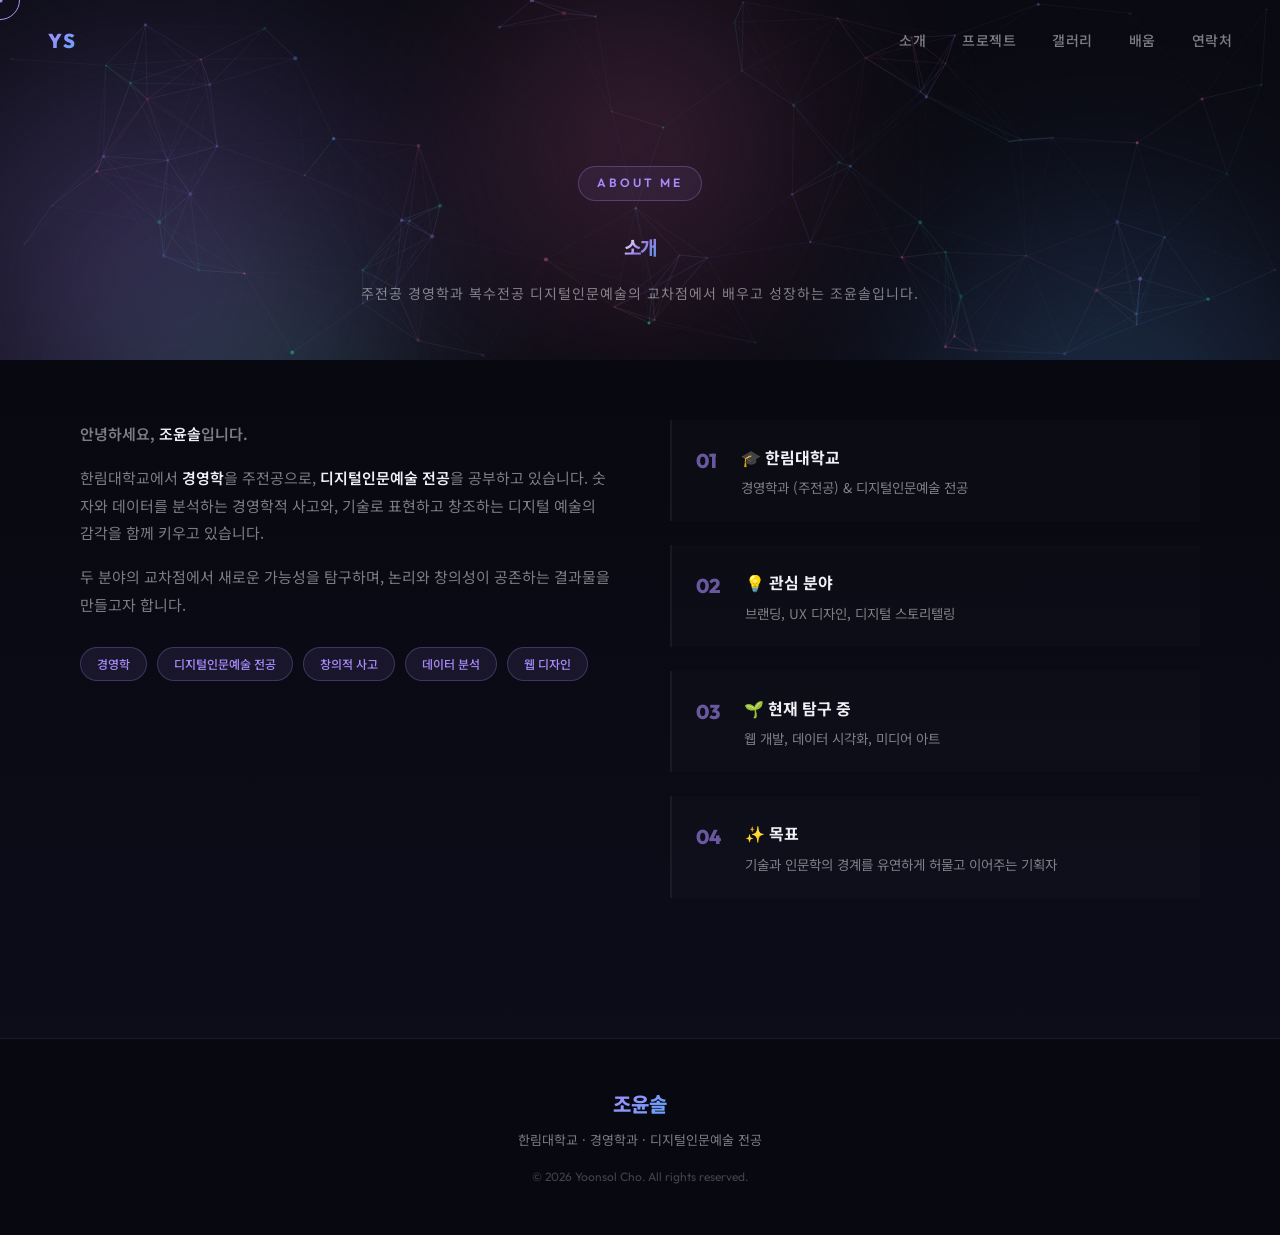
<file: about.html>
<!DOCTYPE html>
<html lang="ko">
<head>
  <meta charset="UTF-8" />
  <meta name="viewport" content="width=device-width, initial-scale=1.0" />
  <title>소개 — 조윤솔 포트폴리오</title>
  <meta name="description" content="한림대학교 경영학과 & 디지털인문예술 전공 조윤솔의 포트폴리오 사이트입니다." />
  <link rel="preconnect" href="https://fonts.googleapis.com" />
  <link rel="preconnect" href="https://fonts.gstatic.com" crossorigin />
  <link href="https://fonts.googleapis.com/css2?family=Outfit:wght@300;400;500;600;700;800;900&family=Noto+Sans+KR:wght@300;400;500;700&display=swap" rel="stylesheet" />
  <link rel="stylesheet" href="style.css" />
</head>
<body>

  <!-- Custom Cursor -->
  <div class="cursor" id="cursor"></div>
  <div class="cursor-dot" id="cursorDot"></div>

  <!-- Navigation -->
  <nav class="nav" id="nav">
    <a href="index.html" class="nav-logo" style="text-decoration: none;">YS</a>
    <ul class="nav-links">
      <li><a href="about.html" class="nav-link" style="color: var(--accent-1);">소개</a></li>
      <li><a href="projects.html" class="nav-link">프로젝트</a></li>
      <li><a href="gallery.html" class="nav-link">갤러리</a></li>
      <li><a href="learning.html" class="nav-link">배움</a></li>
      <li><a href="contact.html" class="nav-link">연락처</a></li>
    </ul>
    <div class="nav-menu" id="navMenu">
      <span></span><span></span><span></span>
    </div>
  </nav>

  <!-- Mobile Nav -->
  <div class="mobile-nav" id="mobileNav">
    <ul>
      <li><a href="about.html" class="mobile-nav-link">소개</a></li>
      <li><a href="projects.html" class="mobile-nav-link">프로젝트</a></li>
      <li><a href="gallery.html" class="mobile-nav-link">갤러리</a></li>
      <li><a href="learning.html" class="mobile-nav-link">배움</a></li>
      <li><a href="contact.html" class="mobile-nav-link">연락처</a></li>
    </ul>
  </div>

  <!-- ========== HERO ========== -->
  <section class="hero hero-subpage" id="hero">
    <canvas class="hero-canvas" id="heroCanvas"></canvas>
    <div class="blob blob-1"></div>
    <div class="blob blob-2"></div>
    <div class="blob blob-3"></div>
    <div class="blob blob-4"></div>
    <div class="hero-noise"></div>
    <div class="hero-grid"></div>

    <div class="hero-content">
      <div class="hero-tag reveal-up">About Me</div>
      <h1 class="hero-name reveal-up" id="heroName">
        <span class="name-ko" style="font-size: 0.8em;">소개</span>
      </h1>
      <p class="hero-sub reveal-up">
        주전공 경영학과 복수전공 디지털인문예술의 교차점에서 배우고 성장하는 조윤솔입니다.
      </p>
    </div>
  </section>

  <!-- ========== ABOUT ========== -->
  <section class="about section" id="about" style="padding-top: 60px; min-height: 60vh;">
    <div class="container">
      <div class="about-grid" style="margin-top: 0;">
        <div class="about-text reveal-left">
          <p class="about-lead">
            안녕하세요, <strong>조윤솔</strong>입니다.
          </p>
          <p>
            한림대학교에서 <strong>경영학</strong>을 주전공으로,
            <strong>디지털인문예술 전공</strong>을 공부하고 있습니다.
            숫자와 데이터를 분석하는 경영학적 사고와,
            기술로 표현하고 창조하는 디지털 예술의 감각을 함께 키우고 있습니다.
          </p>
          <p>
            두 분야의 교차점에서 새로운 가능성을 탐구하며,
            논리와 창의성이 공존하는 결과물을 만들고자 합니다.
          </p>
          <div class="about-tags">
            <span class="tag">경영학</span>
            <span class="tag">디지털인문예술 전공</span>
            <span class="tag">창의적 사고</span>
            <span class="tag">데이터 분석</span>
            <span class="tag">웹 디자인</span>
          </div>
        </div>

        <div class="about-timeline-list reveal-right">
          <div class="about-timeline-item">
            <div class="about-timeline-num">01</div>
            <div class="about-timeline-info">
              <h4>🎓 한림대학교</h4>
              <p>경영학과 (주전공) & 디지털인문예술 전공</p>
            </div>
          </div>
          <div class="about-timeline-item">
            <div class="about-timeline-num">02</div>
            <div class="about-timeline-info">
              <h4>💡 관심 분야</h4>
              <p>브랜딩, UX 디자인, 디지털 스토리텔링</p>
            </div>
          </div>
          <div class="about-timeline-item">
            <div class="about-timeline-num">03</div>
            <div class="about-timeline-info">
              <h4>🌱 현재 탐구 중</h4>
              <p>웹 개발, 데이터 시각화, 미디어 아트</p>
            </div>
          </div>
          <div class="about-timeline-item">
            <div class="about-timeline-num">04</div>
            <div class="about-timeline-info">
              <h4>✨ 목표</h4>
              <p>기술과 인문학의 경계를 유연하게 허물고 이어주는 기획자</p>
            </div>
          </div>
        </div>
      </div>
    </div>
  </section>

  <!-- Footer -->
  <footer class="footer">
    <div class="footer-inner">
      <div class="footer-name">조윤솔</div>
      <p class="footer-school">한림대학교 · 경영학과 · 디지털인문예술 전공</p>
      <p class="footer-copy">© 2026 Yoonsol Cho. All rights reserved.</p>
    </div>
  </footer>

  <script src="app.js"></script>
</body>
</html>
</file>
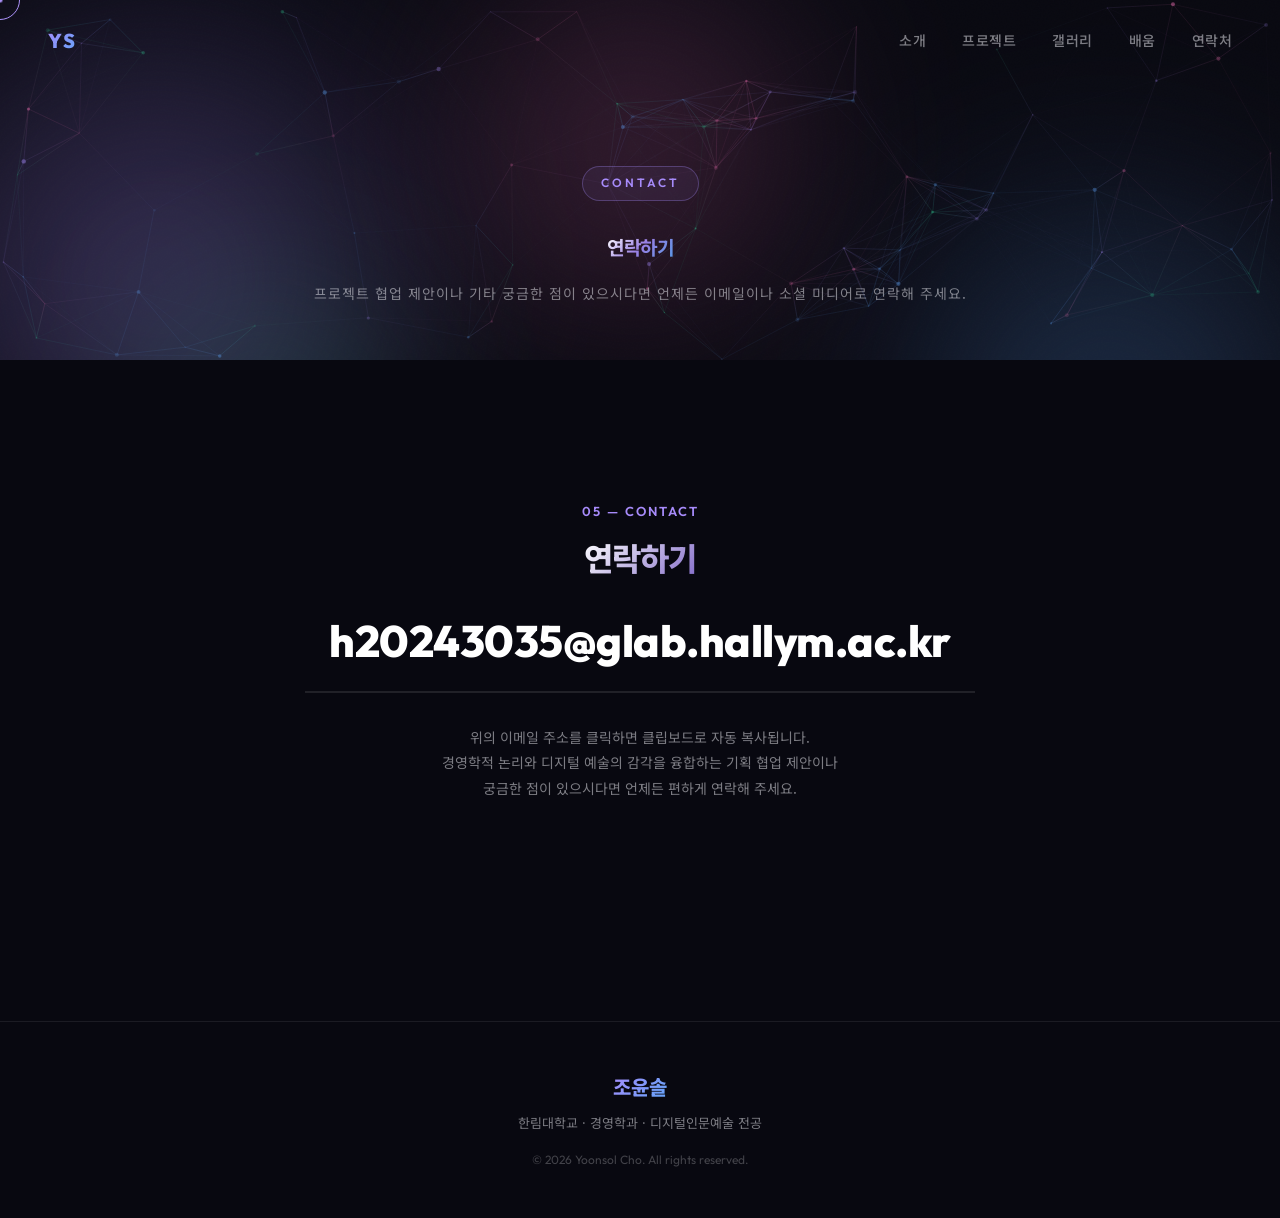
<file: contact.html>
<!DOCTYPE html>
<html lang="ko">
<head>
  <meta charset="UTF-8" />
  <meta name="viewport" content="width=device-width, initial-scale=1.0" />
  <title>연락처 — 조윤솔 포트폴리오</title>
  <meta name="description" content="한림대학교 경영학과 & 디지털인문예술 전공 조윤솔의 포트폴리오 사이트입니다." />
  <link rel="preconnect" href="https://fonts.googleapis.com" />
  <link rel="preconnect" href="https://fonts.gstatic.com" crossorigin />
  <link href="https://fonts.googleapis.com/css2?family=Outfit:wght@300;400;500;600;700;800;900&family=Noto+Sans+KR:wght@300;400;500;700&display=swap" rel="stylesheet" />
  <link rel="stylesheet" href="style.css" />
</head>
<body>

  <!-- Custom Cursor -->
  <div class="cursor" id="cursor"></div>
  <div class="cursor-dot" id="cursorDot"></div>

  <!-- Navigation -->
  <nav class="nav" id="nav">
    <a href="index.html" class="nav-logo" style="text-decoration: none;">YS</a>
    <ul class="nav-links">
      <li><a href="about.html" class="nav-link">소개</a></li>
      <li><a href="projects.html" class="nav-link">프로젝트</a></li>
      <li><a href="gallery.html" class="nav-link">갤러리</a></li>
      <li><a href="learning.html" class="nav-link">배움</a></li>
      <li><a href="contact.html" class="nav-link" style="color: var(--accent-1);">연락처</a></li>
    </ul>
    <div class="nav-menu" id="navMenu">
      <span></span><span></span><span></span>
    </div>
  </nav>

  <!-- Mobile Nav -->
  <div class="mobile-nav" id="mobileNav">
    <ul>
      <li><a href="about.html" class="mobile-nav-link">소개</a></li>
      <li><a href="projects.html" class="mobile-nav-link">프로젝트</a></li>
      <li><a href="gallery.html" class="mobile-nav-link">갤러리</a></li>
      <li><a href="learning.html" class="mobile-nav-link">배움</a></li>
      <li><a href="contact.html" class="mobile-nav-link">연락처</a></li>
    </ul>
  </div>

  <!-- ========== HERO ========== -->
  <section class="hero hero-subpage" id="hero">
    <canvas class="hero-canvas" id="heroCanvas"></canvas>
    <div class="blob blob-1"></div>
    <div class="blob blob-2"></div>
    <div class="blob blob-3"></div>
    <div class="blob blob-4"></div>
    <div class="hero-noise"></div>
    <div class="hero-grid"></div>

    <div class="hero-content">
      <div class="hero-tag reveal-up">Contact</div>
      <h1 class="hero-name reveal-up" id="heroName">
        <span class="name-ko" style="font-size: 0.8em;">연락하기</span>
      </h1>
      <p class="hero-sub reveal-up">
        프로젝트 협업 제안이나 기타 궁금한 점이 있으시다면 언제든 이메일이나 소셜 미디어로 연락해 주세요.
      </p>
    </div>
  </section>

  <!-- ========== CONTACT ========== -->
  <section class="contact section" id="contact" style="padding-top: 60px; min-height: 60vh; display: flex; align-items: center;">
    <div class="container">
      <div class="contact-hero-container reveal-up">
        <span class="section-label" style="font-family: var(--font-en); font-size: 13px; text-transform: uppercase; letter-spacing: 2px; color: var(--accent-1); margin-bottom: 16px; display: block;">05 — Contact</span>
        <h2 class="section-title" style="font-size: 32px; font-weight: 800; font-family: var(--font-ko); color: #fff; margin-bottom: 16px;">연락하기</h2>
        
        <a href="mailto:h20243035@glab.hallym.ac.kr" class="huge-contact-email" id="emailLink">
          h20243035@glab.hallym.ac.kr
        </a>
        
        <p class="contact-desc" style="color: var(--text-muted); font-size: 14px; font-family: var(--font-ko); line-height: 1.8; max-width: 500px; margin: 0 auto;">
          위의 이메일 주소를 클릭하면 클립보드로 자동 복사됩니다.<br>
          경영학적 논리와 디지털 예술의 감각을 융합하는 기획 협업 제안이나<br>
          궁금한 점이 있으시다면 언제든 편하게 연락해 주세요.
        </p>
      </div>
    </div>
  </section>

  <!-- Footer -->
  <footer class="footer">
    <div class="footer-inner">
      <div class="footer-name">조윤솔</div>
      <p class="footer-school">한림대학교 · 경영학과 · 디지털인문예술 전공</p>
      <p class="footer-copy">© 2026 Yoonsol Cho. All rights reserved.</p>
    </div>
  </footer>

  <script src="app.js"></script>
</body>
</html>
</file>
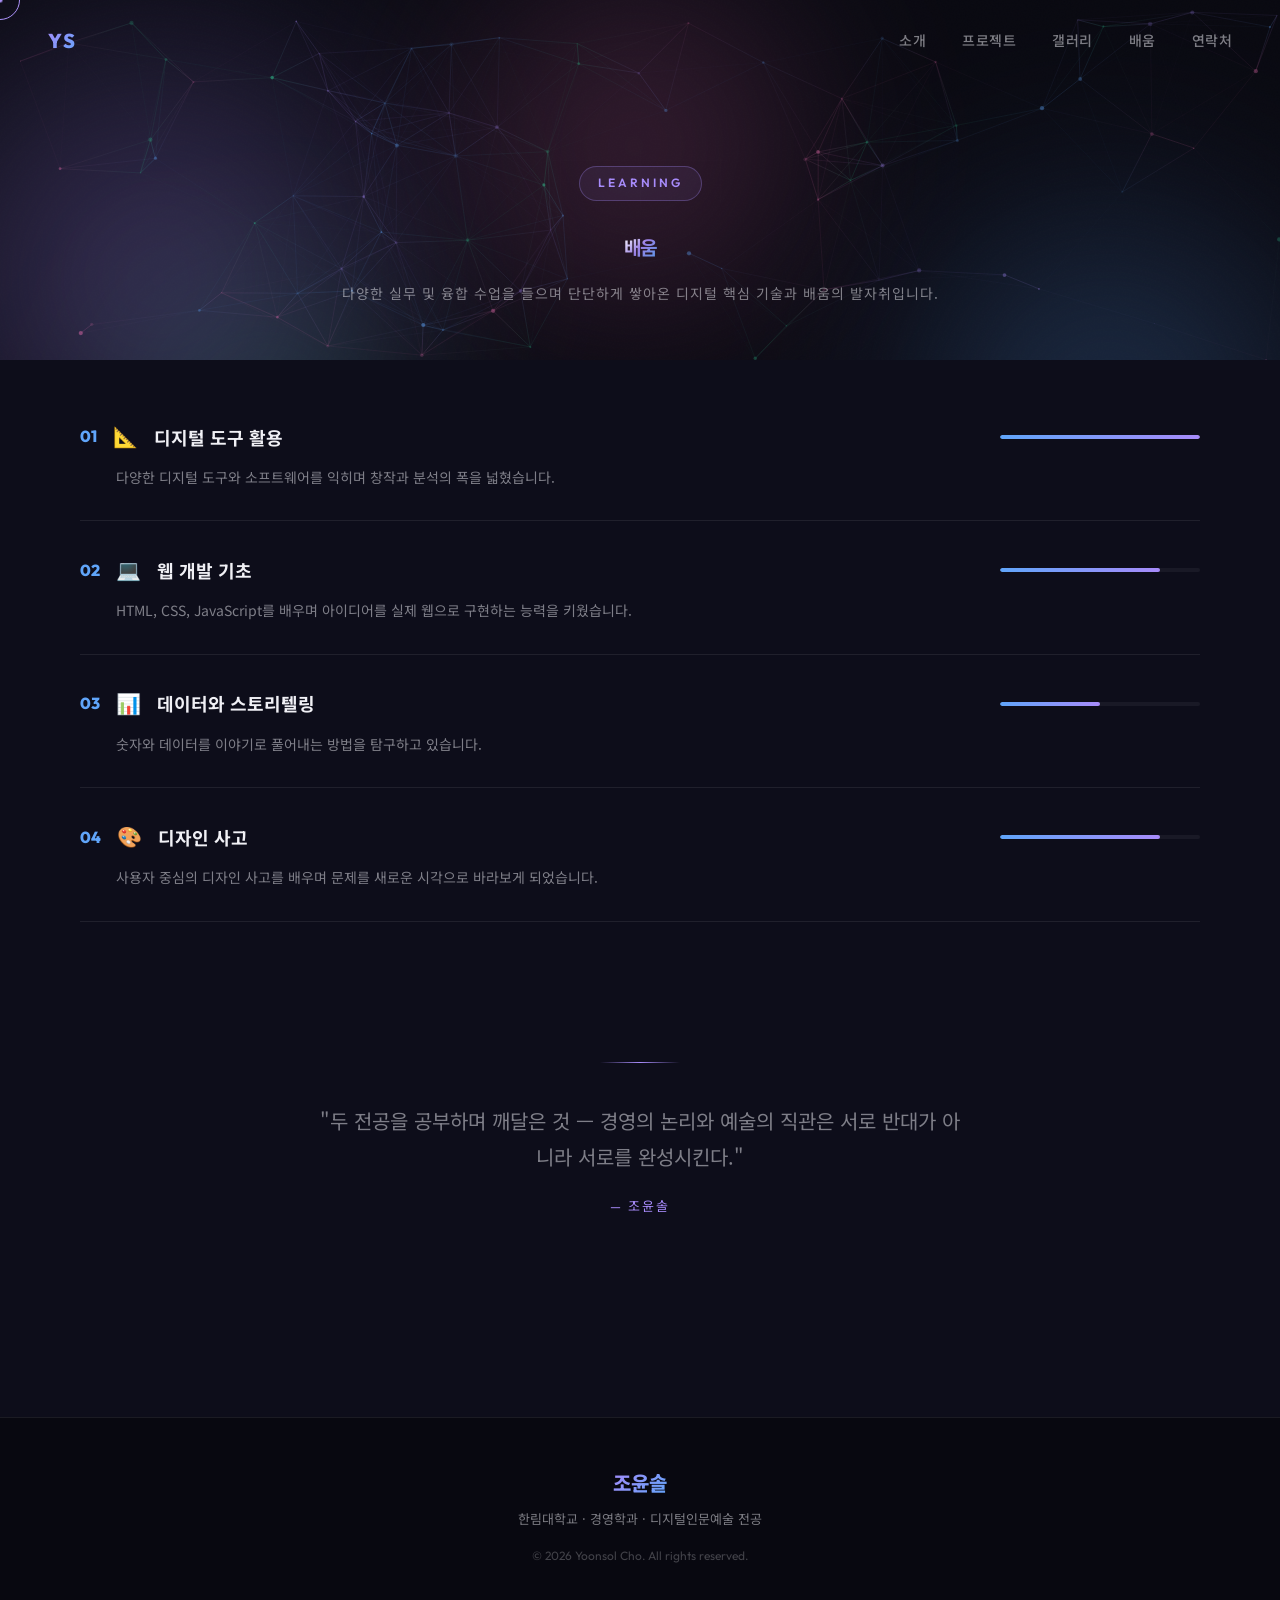
<file: learning.html>
<!DOCTYPE html>
<html lang="ko">
<head>
  <meta charset="UTF-8" />
  <meta name="viewport" content="width=device-width, initial-scale=1.0" />
  <title>배움 — 조윤솔 포트폴리오</title>
  <meta name="description" content="한림대학교 경영학과 & 디지털인문예술 전공 조윤솔의 포트폴리오 사이트입니다." />
  <link rel="preconnect" href="https://fonts.googleapis.com" />
  <link rel="preconnect" href="https://fonts.gstatic.com" crossorigin />
  <link href="https://fonts.googleapis.com/css2?family=Outfit:wght@300;400;500;600;700;800;900&family=Noto+Sans+KR:wght@300;400;500;700&display=swap" rel="stylesheet" />
  <link rel="stylesheet" href="style.css" />
</head>
<body>

  <!-- Custom Cursor -->
  <div class="cursor" id="cursor"></div>
  <div class="cursor-dot" id="cursorDot"></div>

  <!-- Navigation -->
  <nav class="nav" id="nav">
    <a href="index.html" class="nav-logo" style="text-decoration: none;">YS</a>
    <ul class="nav-links">
      <li><a href="about.html" class="nav-link">소개</a></li>
      <li><a href="projects.html" class="nav-link">프로젝트</a></li>
      <li><a href="gallery.html" class="nav-link">갤러리</a></li>
      <li><a href="learning.html" class="nav-link" style="color: var(--accent-1);">배움</a></li>
      <li><a href="contact.html" class="nav-link">연락처</a></li>
    </ul>
    <div class="nav-menu" id="navMenu">
      <span></span><span></span><span></span>
    </div>
  </nav>

  <!-- Mobile Nav -->
  <div class="mobile-nav" id="mobileNav">
    <ul>
      <li><a href="about.html" class="mobile-nav-link">소개</a></li>
      <li><a href="projects.html" class="mobile-nav-link">프로젝트</a></li>
      <li><a href="gallery.html" class="mobile-nav-link">갤러리</a></li>
      <li><a href="learning.html" class="mobile-nav-link">배움</a></li>
      <li><a href="contact.html" class="mobile-nav-link">연락처</a></li>
    </ul>
  </div>

  <!-- ========== HERO ========== -->
  <section class="hero hero-subpage" id="hero">
    <canvas class="hero-canvas" id="heroCanvas"></canvas>
    <div class="blob blob-1"></div>
    <div class="blob blob-2"></div>
    <div class="blob blob-3"></div>
    <div class="blob blob-4"></div>
    <div class="hero-noise"></div>
    <div class="hero-grid"></div>

    <div class="hero-content">
      <div class="hero-tag reveal-up">Learning</div>
      <h1 class="hero-name reveal-up" id="heroName">
        <span class="name-ko" style="font-size: 0.8em;">배움</span>
      </h1>
      <p class="hero-sub reveal-up">
        다양한 실무 및 융합 수업을 들으며 단단하게 쌓아온 디지털 핵심 기술과 배움의 발자취입니다.
      </p>
    </div>
  </section>

  <!-- ========== LEARNING ========== -->
  <section class="learning section" id="learning" style="padding-top: 60px; min-height: 60vh;">
    <div class="container">
      <div class="competence-list" style="margin-top: 0;">
        <div class="competence-item reveal-up">
          <div class="competence-header">
            <span class="competence-num">01</span>
            <span class="competence-icon">📐</span>
            <h3>디지털 도구 활용</h3>
            <span class="competence-bar-container">
              <span class="competence-bar" style="width: 100%;"></span>
            </span>
          </div>
          <p class="competence-desc">다양한 디지털 도구와 소프트웨어를 익히며 창작과 분석의 폭을 넓혔습니다.</p>
        </div>

        <div class="competence-item reveal-up">
          <div class="competence-header">
            <span class="competence-num">02</span>
            <span class="competence-icon">💻</span>
            <h3>웹 개발 기초</h3>
            <span class="competence-bar-container">
              <span class="competence-bar" style="width: 80%;"></span>
            </span>
          </div>
          <p class="competence-desc">HTML, CSS, JavaScript를 배우며 아이디어를 실제 웹으로 구현하는 능력을 키웠습니다.</p>
        </div>

        <div class="competence-item reveal-up">
          <div class="competence-header">
            <span class="competence-num">03</span>
            <span class="competence-icon">📊</span>
            <h3>데이터와 스토리텔링</h3>
            <span class="competence-bar-container">
              <span class="competence-bar" style="width: 50%;"></span>
            </span>
          </div>
          <p class="competence-desc">숫자와 데이터를 이야기로 풀어내는 방법을 탐구하고 있습니다.</p>
        </div>

        <div class="competence-item reveal-up">
          <div class="competence-header">
            <span class="competence-num">04</span>
            <span class="competence-icon">🎨</span>
            <h3>디자인 사고</h3>
            <span class="competence-bar-container">
              <span class="competence-bar" style="width: 80%;"></span>
            </span>
          </div>
          <p class="competence-desc">사용자 중심의 디자인 사고를 배우며 문제를 새로운 시각으로 바라보게 되었습니다.</p>
        </div>
      </div>

      <!-- Quote -->
      <div class="quote-block reveal-up" style="margin-top: 80px;">
        <div class="quote-line"></div>
        <blockquote>
          "두 전공을 공부하며 깨달은 것 — 경영의 논리와 예술의 직관은 서로 반대가 아니라 서로를 완성시킨다."
        </blockquote>
        <div class="quote-author">— 조윤솔</div>
      </div>
    </div>
  </section>

  <!-- Footer -->
  <footer class="footer">
    <div class="footer-inner">
      <div class="footer-name">조윤솔</div>
      <p class="footer-school">한림대학교 · 경영학과 · 디지털인문예술 전공</p>
      <p class="footer-copy">© 2026 Yoonsol Cho. All rights reserved.</p>
    </div>
  </footer>

  <script src="app.js"></script>
</body>
</html>
</file>
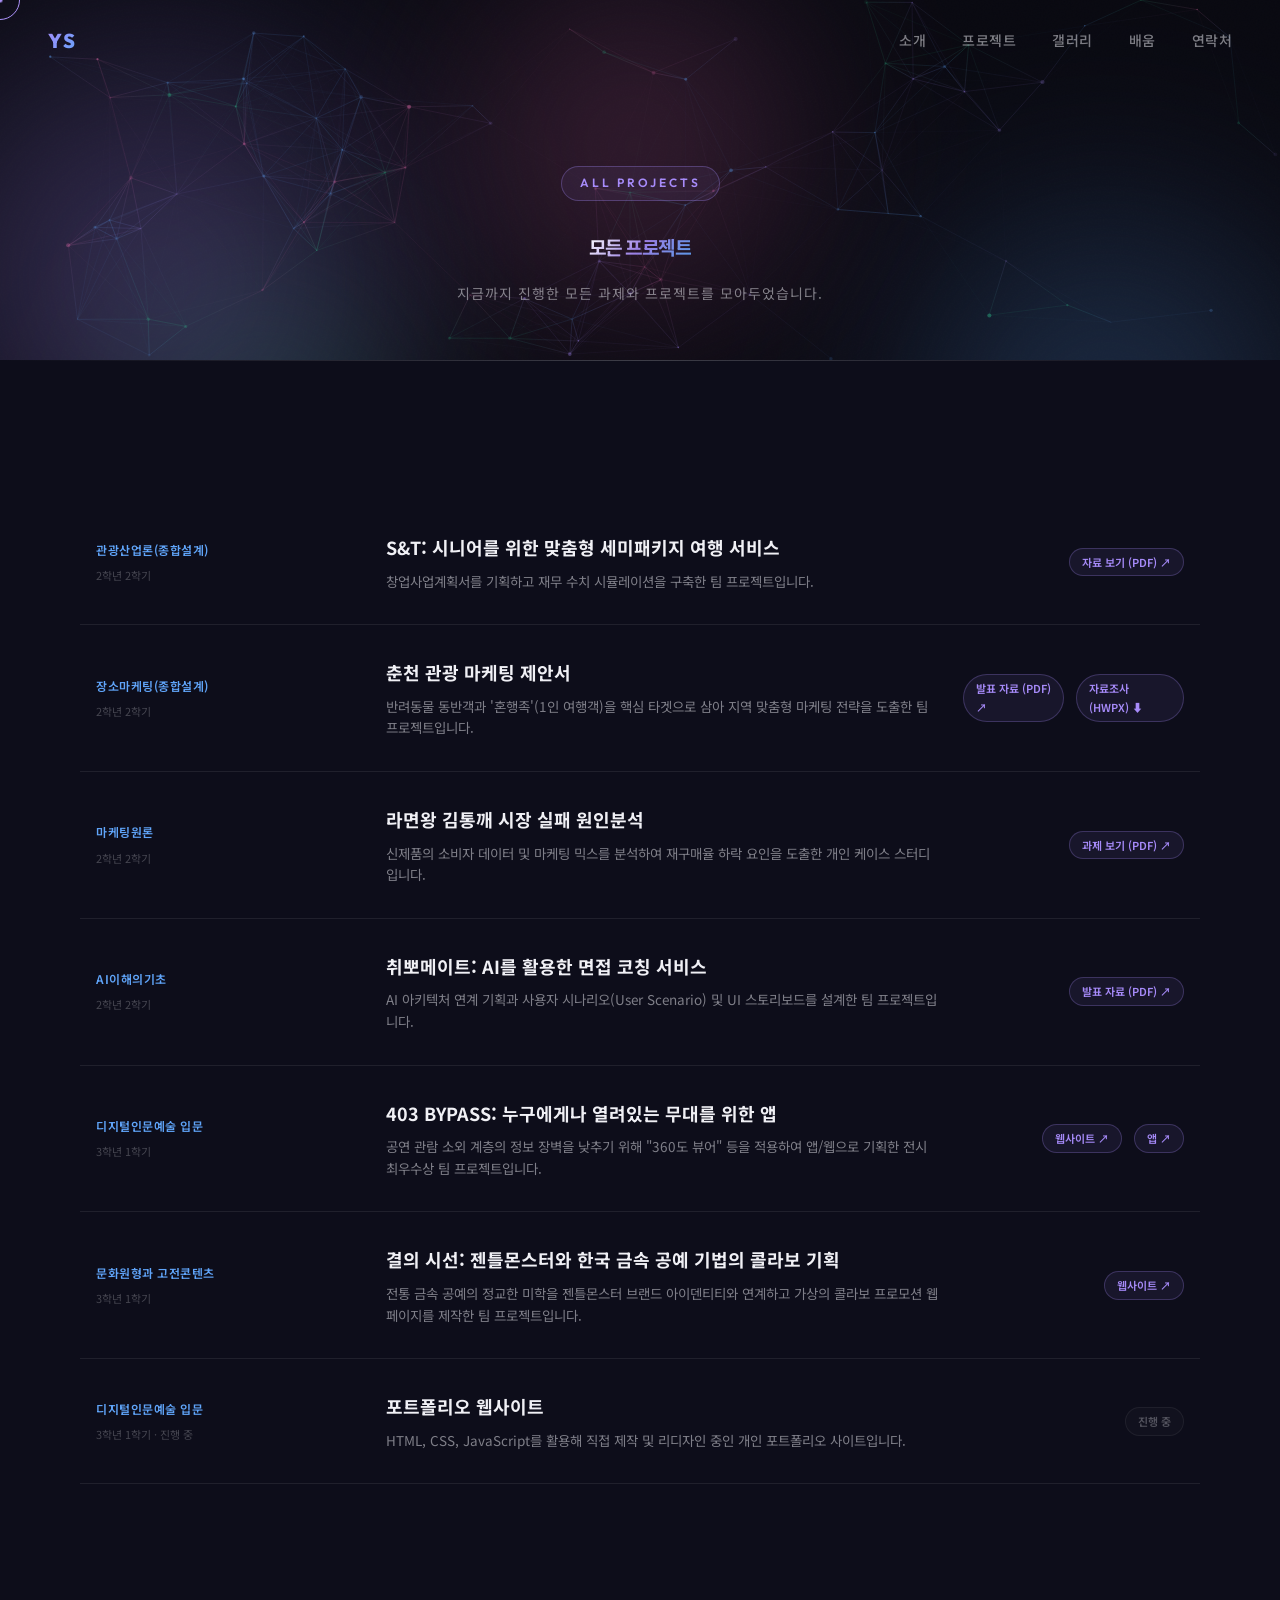
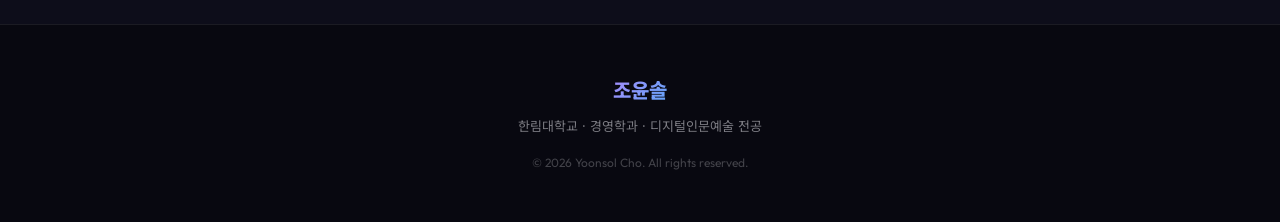
<file: projects.html>
<!DOCTYPE html>
<html lang="ko">
<head>
  <meta charset="UTF-8" />
  <meta name="viewport" content="width=device-width, initial-scale=1.0" />
  <title>조윤솔 — 포트폴리오</title>
  <meta name="description" content="한림대학교 경영학과 & 디지털인문예술 전공 조윤솔의 포트폴리오 사이트입니다." />
  <link rel="preconnect" href="https://fonts.googleapis.com" />
  <link rel="preconnect" href="https://fonts.gstatic.com" crossorigin />
  <link href="https://fonts.googleapis.com/css2?family=Outfit:wght@300;400;500;600;700;800;900&family=Noto+Sans+KR:wght@300;400;500;700&display=swap" rel="stylesheet" />
  <link rel="stylesheet" href="style.css" />
</head>
<body>

  <!-- Custom Cursor -->
  <div class="cursor" id="cursor"></div>
  <div class="cursor-dot" id="cursorDot"></div>

  <!-- Navigation -->
  <nav class="nav" id="nav">
    <a href="index.html" class="nav-logo" style="text-decoration: none;">YS</a>
    <ul class="nav-links">
      <li><a href="about.html" class="nav-link">소개</a></li>
      <li><a href="projects.html" class="nav-link" style="color: var(--accent-1);">프로젝트</a></li>
      <li><a href="gallery.html" class="nav-link">갤러리</a></li>
      <li><a href="learning.html" class="nav-link">배움</a></li>
      <li><a href="contact.html" class="nav-link">연락처</a></li>
    </ul>
    <div class="nav-menu" id="navMenu">
      <span></span><span></span><span></span>
    </div>
  </nav>

  <!-- Mobile Nav -->
  <div class="mobile-nav" id="mobileNav">
    <ul>
      <li><a href="about.html" class="mobile-nav-link">소개</a></li>
      <li><a href="projects.html" class="mobile-nav-link">프로젝트</a></li>
      <li><a href="gallery.html" class="mobile-nav-link">갤러리</a></li>
      <li><a href="learning.html" class="mobile-nav-link">배움</a></li>
      <li><a href="contact.html" class="mobile-nav-link">연락처</a></li>
    </ul>
  </div>

  <!-- ========== HERO ========== -->
  <section class="hero hero-subpage" id="hero">
    <!-- Canvas Particle System -->
    <canvas class="hero-canvas" id="heroCanvas"></canvas>

    <!-- Animated gradient blobs -->
    <div class="blob blob-1"></div>
    <div class="blob blob-2"></div>
    <div class="blob blob-3"></div>
    <div class="blob blob-4"></div>

    <!-- Noise texture overlay -->
    <div class="hero-noise"></div>

    <!-- Grid lines -->
    <div class="hero-grid"></div>

    <div class="hero-content">
      <div class="hero-tag reveal-up">All Projects</div>
      <h1 class="hero-name reveal-up" id="heroName">
        <span class="name-ko" style="font-size: 0.8em;">모든 프로젝트</span>
      </h1>
      <p class="hero-sub reveal-up">
        지금까지 진행한 모든 과제와 프로젝트를 모아두었습니다.
      </p>
    </div>
  </section>



  <!-- ========== PROJECTS ========== -->
  <section class="projects section" id="projects">
    <div class="container">
      <div class="projects-list">

        <!-- Project 1 (S&T) -->
        <div class="project-row reveal-up">
          <div class="project-row-meta">
            <span class="course">관광산업론(종합설계)</span>
            <span class="semester">2학년 2학기</span>
          </div>
          <div class="project-row-body">
            <h3>S&T: 시니어를 위한 맞춤형 세미패키지 여행 서비스</h3>
            <p>창업사업계획서를 기획하고 재무 수치 시뮬레이션을 구축한 팀 프로젝트입니다.</p>
          </div>
          <div class="project-row-action">
            <a href="./★최종_관광산업론 ７조.pdf" class="p-link ppt-trigger" data-ppt-src="./★최종_관광산업론 ７조.pdf" data-project-id="tourism-ind">자료 보기 (PDF) ↗</a>
          </div>
        </div>

        <!-- Project 2 (춘천 관광 마케팅) -->
        <div class="project-row reveal-up">
          <div class="project-row-meta">
            <span class="course">장소마케팅(종합설계)</span>
            <span class="semester">2학년 2학기</span>
          </div>
          <div class="project-row-body">
            <h3>춘천 관광 마케팅 제안서</h3>
            <p>반려동물 동반객과 '혼행족'(1인 여행객)을 핵심 타겟으로 삼아 지역 맞춤형 마케팅 전략을 도출한 팀 프로젝트입니다.</p>
          </div>
          <div class="project-row-action">
            <a href="./장소마케팅_2조_최종발표 PPT.pdf" class="p-link ppt-trigger" data-ppt-src="./장소마케팅_2조_최종발표 PPT.pdf" data-project-id="place-marketing">발표 자료 (PDF) ↗</a>
            <a href="./장소마케팅_2조_추가제출물(자료조사 총합본).hwpx" class="p-link" download>자료조사 (HWPX) ⬇</a>
          </div>
        </div>

        <!-- Project 3 (라면왕 김통깨) -->
        <div class="project-row reveal-up">
          <div class="project-row-meta">
            <span class="course">마케팅원론</span>
            <span class="semester">2학년 2학기</span>
          </div>
          <div class="project-row-body">
            <h3>라면왕 김통깨 시장 실패 원인분석</h3>
            <p>신제품의 소비자 데이터 및 마케팅 믹스를 분석하여 재구매율 하락 요인을 도출한 개인 케이스 스터디입니다.</p>
          </div>
          <div class="project-row-action">
            <a href="./마케팅원론_(최종)과제물_조윤솔.pdf" class="p-link ppt-trigger" data-ppt-src="./마케팅원론_(최종)과제물_조윤솔.pdf" data-project-id="marketing-basic">과제 보기 (PDF) ↗</a>
          </div>
        </div>

        <!-- Project 4 (취뽀메이트) -->
        <div class="project-row reveal-up">
          <div class="project-row-meta">
            <span class="course">AI이해의기초</span>
            <span class="semester">2학년 2학기</span>
          </div>
          <div class="project-row-body">
            <h3>취뽀메이트: AI를 활용한 면접 코칭 서비스</h3>
            <p>AI 아키텍처 연계 기획과 사용자 시나리오(User Scenario) 및 UI 스토리보드를 설계한 팀 프로젝트입니다.</p>
          </div>
          <div class="project-row-action">
            <a href="./[AI이해의기초] 취뽀메이트 발표자료_251221_182538.pdf" class="p-link ppt-trigger" data-ppt-src="./[AI이해의기초] 취뽀메이트 발표자료_251221_182538.pdf" data-project-id="ai-basic">발표 자료 (PDF) ↗</a>
          </div>
        </div>

        <!-- Project 5 (403 BYPASS) -->
        <div class="project-row reveal-up">
          <div class="project-row-meta">
            <span class="course">디지털인문예술 입문</span>
            <span class="semester">3학년 1학기</span>
          </div>
          <div class="project-row-body">
            <h3>403 BYPASS: 누구에게나 열려있는 무대를 위한 앱</h3>
            <p>공연 관람 소외 계층의 정보 장벽을 낮추기 위해 "360도 뷰어" 등을 적용하여 앱/웹으로 기획한 전시 최우수상 팀 프로젝트입니다.</p>
          </div>
          <div class="project-row-action">
            <a href="https://403-bypass.vercel.app/" class="p-link ppt-trigger" data-ppt-src="https://403-bypass.vercel.app/" data-project-id="403-bypass">웹사이트 ↗</a>
            <a href="https://eta-403-bypass.vercel.app/" class="p-link ppt-trigger" data-ppt-src="https://eta-403-bypass.vercel.app/" data-project-id="403-bypass">앱 ↗</a>
          </div>
        </div>

        <!-- Project 6 (결의 시선) -->
        <div class="project-row reveal-up">
          <div class="project-row-meta">
            <span class="course">문화원형과 고전콘텐츠</span>
            <span class="semester">3학년 1학기</span>
          </div>
          <div class="project-row-body">
            <h3>결의 시선: 젠틀몬스터와 한국 금속 공예 기법의 콜라보 기획</h3>
            <p>전통 금속 공예의 정교한 미학을 젠틀몬스터 브랜드 아이덴티티와 연계하고 가상의 콜라보 프로모션 웹페이지를 제작한 팀 프로젝트입니다.</p>
          </div>
          <div class="project-row-action">
            <a href="https://gentle-gyeol.vercel.app/" class="p-link ppt-trigger" data-ppt-src="https://gentle-gyeol.vercel.app/" data-project-id="gentle-monster">웹사이트 ↗</a>
          </div>
        </div>

        <!-- Project 7 (Portfolio Web) -->
        <div class="project-row reveal-up">
          <div class="project-row-meta">
            <span class="course">디지털인문예술 입문</span>
            <span class="semester">3학년 1학기 · 진행 중</span>
          </div>
          <div class="project-row-body">
            <h3>포트폴리오 웹사이트</h3>
            <p>HTML, CSS, JavaScript를 활용해 직접 제작 및 리디자인 중인 개인 포트폴리오 사이트입니다.</p>
          </div>
          <div class="project-row-action">
            <span class="p-link" style="opacity: 0.6; cursor: default; background: rgba(255,255,255,0.03); border-color: rgba(255,255,255,0.1); color: var(--text-muted);">진행 중</span>
          </div>
        </div>

      </div>
    </div>
  </section>



  <!-- Footer -->
  <footer class="footer">
    <div class="footer-inner">
      <div class="footer-name">조윤솔</div>
      <p class="footer-school">한림대학교 · 경영학과 · 디지털인문예술 전공</p>
      <p class="footer-copy">© 2026 Yoonsol Cho. All rights reserved.</p>
    </div>
  </footer>

  <!-- Video Modal Overlay -->
  <div class="video-modal" id="videoModal">
    <div class="video-modal-content">
      <button class="video-modal-close" id="videoModalClose" aria-label="Close video">&times;</button>
      <div class="video-iframe-container">
        <iframe id="videoIframe" src="" frameborder="0" allow="autoplay; encrypted-media" allowfullscreen></iframe>
      </div>
      <!-- Fallback links for browser security blocks -->
      <div class="video-modal-fallback">
        <p>브라우저 보안 정책에 의해 영상이 보이지 않는 경우 아래 버튼을 이용해 주세요.</p>
        <a href="" id="videoFallbackLink" target="_blank" class="btn-primary" style="padding: 8px 24px; font-size: 12px; margin-top: 8px; box-shadow: none;">구글 드라이브에서 직접 보기 ↗</a>
      </div>
    </div>
  </div>

  <!-- PPT Viewer Modal Overlay -->
  <div class="video-modal" id="pptModal">
    <div class="video-modal-content split-modal-content">
      <button class="video-modal-close" id="pptModalClose" aria-label="Close PPT">&times;</button>
      <div class="split-modal-body">
        <div class="split-left-pane">
          <div class="video-iframe-container" style="height: 100%;">
            <iframe id="pptIframe" src="" frameborder="0" allowfullscreen></iframe>
          </div>
        </div>
        <div class="split-right-pane">
          <h4 class="detail-main-title" id="pptModalTitle">프로젝트 분석</h4>
          <div class="detail-scroll-area">
            <div class="detail-sec">
              <h5>🚨 문제 정의 (Problem)</h5>
              <p id="detailProblem">내용 로딩 중...</p>
            </div>
            <div class="detail-sec">
              <h5>👤 내 역할 (My Role)</h5>
              <p id="detailRole">내용 로딩 중...</p>
            </div>
            <div class="detail-sec">
              <h5>⚙️ 작업 과정 (Process)</h5>
              <p id="detailProcess">내용 로딩 중...</p>
            </div>
            <div class="detail-sec">
              <h5>🏆 결과 (Result)</h5>
              <p id="detailResult">내용 로딩 중...</p>
            </div>
            <div class="detail-sec">
              <h5>🌱 배운 점 (Key Learnings)</h5>
              <p id="detailLearn">내용 로딩 중...</p>
            </div>
          </div>
        </div>
      </div>
    </div>
  </div>

  <script src="app.js"></script>
</body>
</html>
</file>
<file: style.css>
/* =============================================
   조윤솔 포트폴리오 — style.css
   Design: Fluid Gradient + Minimal Black + Interactive
   ============================================= */

/* ---- Reset & Base ---- */
*, *::before, *::after {
  box-sizing: border-box;
  margin: 0;
  padding: 0;
}

:root {
  --bg: #080810;
  --bg2: #0d0d1a;
  --surface: rgba(255,255,255,0.04);
  --surface-hover: rgba(255,255,255,0.08);
  --border: rgba(255,255,255,0.08);
  --border-hover: rgba(255,255,255,0.2);

  --text: #f0f0f5;
  --text-muted: rgba(240,240,245,0.5);
  --text-faint: rgba(240,240,245,0.25);

  --accent-1: #a78bfa;   /* violet */
  --accent-2: #60a5fa;   /* blue */
  --accent-3: #f472b6;   /* pink */
  --accent-4: #34d399;   /* emerald */

  --glow-1: rgba(167,139,250,0.35);
  --glow-2: rgba(96,165,250,0.35);
  --glow-3: rgba(244,114,182,0.25);

  --font-en: 'Outfit', sans-serif;
  --font-ko: 'Noto Sans KR', sans-serif;

  --radius-sm: 12px;
  --radius-md: 20px;
  --radius-lg: 32px;
  --radius-xl: 48px;

  --section-gap: 140px;
  --container: 1200px;
}

html {
  scroll-behavior: smooth;
}

body {
  background: var(--bg);
  color: var(--text);
  font-family: var(--font-en), var(--font-ko);
  font-size: 16px;
  line-height: 1.7;
  overflow-x: hidden;
  cursor: none;
}

/* ---- Custom Cursor ---- */
.cursor {
  position: fixed;
  width: 40px;
  height: 40px;
  border: 1.5px solid var(--accent-1);
  border-radius: 50%;
  pointer-events: none;
  z-index: 9999;
  transition: transform 0.15s ease, border-color 0.3s ease, opacity 0.3s ease;
  mix-blend-mode: screen;
  transform: translate(-50%, -50%);
}

.cursor-dot {
  position: fixed;
  width: 5px;
  height: 5px;
  background: var(--accent-1);
  border-radius: 50%;
  pointer-events: none;
  z-index: 9999;
  transform: translate(-50%, -50%);
  transition: transform 0.05s ease;
  mix-blend-mode: screen;
}

.cursor.active {
  transform: translate(-50%, -50%) scale(1.8);
  border-color: var(--accent-3);
  background: rgba(244,114,182,0.08);
}

/* ---- Container ---- */
.container {
  max-width: var(--container);
  margin: 0 auto;
  padding: 0 40px;
}

/* ---- Navigation ---- */
.nav {
  position: fixed;
  top: 0;
  left: 0;
  right: 0;
  z-index: 100;
  display: flex;
  align-items: center;
  justify-content: space-between;
  padding: 24px 48px;
  transition: background 0.4s ease, backdrop-filter 0.4s ease;
}

.nav.scrolled {
  background: rgba(8,8,16,0.85);
  backdrop-filter: blur(20px);
  border-bottom: 1px solid var(--border);
  padding: 16px 48px;
}

.nav-logo {
  font-family: var(--font-en);
  font-size: 20px;
  font-weight: 800;
  letter-spacing: 2px;
  background: linear-gradient(135deg, var(--accent-1), var(--accent-2));
  -webkit-background-clip: text;
  -webkit-text-fill-color: transparent;
  background-clip: text;
  cursor: pointer;
  transition: transform 0.3s ease, opacity 0.3s ease;
  display: inline-block;
}

.nav-logo:hover {
  transform: scale(1.05);
  opacity: 0.9;
}

.nav-links {
  display: flex;
  gap: 36px;
  list-style: none;
}

.nav-link {
  color: var(--text-muted);
  text-decoration: none;
  font-size: 14px;
  font-weight: 500;
  letter-spacing: 0.5px;
  transition: color 0.3s ease;
  position: relative;
}

.nav-link::after {
  content: '';
  position: absolute;
  bottom: -4px;
  left: 0;
  width: 0;
  height: 1px;
  background: var(--accent-1);
  transition: width 0.3s ease;
}

.nav-link:hover {
  color: var(--text);
}

.nav-link:hover::after {
  width: 100%;
}

.nav-menu {
  display: none;
  flex-direction: column;
  gap: 5px;
  cursor: pointer;
}

.nav-menu span {
  display: block;
  width: 24px;
  height: 1.5px;
  background: var(--text);
  transition: all 0.3s ease;
}

/* ---- Mobile Nav ---- */
.mobile-nav {
  position: fixed;
  top: 0;
  right: -100%;
  width: 280px;
  height: 100vh;
  background: rgba(8,8,16,0.97);
  backdrop-filter: blur(30px);
  border-left: 1px solid var(--border);
  z-index: 200;
  transition: right 0.4s cubic-bezier(0.4, 0, 0.2, 1);
  display: flex;
  align-items: center;
  justify-content: center;
}

.mobile-nav.open {
  right: 0;
}

.mobile-nav ul {
  list-style: none;
  display: flex;
  flex-direction: column;
  gap: 32px;
  text-align: center;
}

.mobile-nav-link {
  color: var(--text);
  text-decoration: none;
  font-size: 22px;
  font-weight: 600;
  transition: color 0.3s ease;
}

.mobile-nav-link:hover {
  color: var(--accent-1);
}

/* ---- HERO ---- */
.hero {
  position: relative;
  min-height: 100vh;
  display: flex;
  align-items: center;
  justify-content: center;
  overflow: hidden;
}

/* Animated Blobs */
.blob {
  position: absolute;
  border-radius: 50%;
  filter: blur(80px);
  opacity: 0.55;
  animation: blobFloat 12s ease-in-out infinite;
}

.blob-1 {
  width: 700px;
  height: 700px;
  background: radial-gradient(circle, rgba(167,139,250,0.6), transparent 70%);
  top: -20%;
  left: -15%;
  animation-delay: 0s;
  animation-duration: 14s;
}

.blob-2 {
  width: 600px;
  height: 600px;
  background: radial-gradient(circle, rgba(96,165,250,0.5), transparent 70%);
  top: 30%;
  right: -10%;
  animation-delay: -4s;
  animation-duration: 18s;
}

.blob-3 {
  width: 500px;
  height: 500px;
  background: radial-gradient(circle, rgba(244,114,182,0.45), transparent 70%);
  bottom: -10%;
  left: 30%;
  animation-delay: -8s;
  animation-duration: 16s;
}

.blob-4 {
  width: 400px;
  height: 400px;
  background: radial-gradient(circle, rgba(52,211,153,0.35), transparent 70%);
  top: 60%;
  left: 5%;
  animation-delay: -2s;
  animation-duration: 20s;
}

@keyframes blobFloat {
  0%, 100% { transform: translate(0, 0) scale(1); }
  25% { transform: translate(40px, -30px) scale(1.05); }
  50% { transform: translate(-20px, 40px) scale(0.95); }
  75% { transform: translate(30px, 20px) scale(1.03); }
}

.hero-noise {
  position: absolute;
  inset: 0;
  background-image: url("data:image/svg+xml,%3Csvg viewBox='0 0 256 256' xmlns='http://www.w3.org/2000/svg'%3E%3Cfilter id='noise'%3E%3CfeTurbulence type='fractalNoise' baseFrequency='0.9' numOctaves='4' stitchTiles='stitch'/%3E%3C/filter%3E%3Crect width='100%25' height='100%25' filter='url(%23noise)' opacity='0.04'/%3E%3C/svg%3E");
  opacity: 0.4;
  pointer-events: none;
}

.hero-grid {
  position: absolute;
  inset: 0;
  background-image:
    linear-gradient(rgba(255,255,255,0.025) 1px, transparent 1px),
    linear-gradient(90deg, rgba(255,255,255,0.025) 1px, transparent 1px);
  background-size: 80px 80px;
  pointer-events: none;
  mask-image: radial-gradient(ellipse at center, rgba(0,0,0,0.3) 0%, transparent 70%);
}

/* Canvas particle overlay */
.hero-canvas {
  position: absolute;
  inset: 0;
  width: 100%;
  height: 100%;
  pointer-events: none;
  z-index: 2;
  opacity: 0.7;
}

/* Interactive Stellar Objects (Planets with Tooltips) */
.stellar-object {
  position: absolute;
  display: flex;
  flex-direction: column;
  align-items: center;
  z-index: 15;
  cursor: pointer;
  transition: z-index 0.3s;
}

.stellar-object:hover {
  z-index: 30;
}

/* Positions & floating animations */
.planet-1 {
  top: 23%;
  left: 7%;
  animation: planetFloat1 10s ease-in-out infinite;
}

.planet-2 {
  top: 32%;
  right: 9%;
  animation: planetFloat2 12s ease-in-out infinite;
}

.planet-3 {
  bottom: 22%;
  left: 9%;
  animation: planetFloat3 11s ease-in-out infinite;
}

@keyframes planetFloat1 {
  0%, 100% { transform: translate(0, 0) scale(1); }
  50% { transform: translate(10px, -20px) scale(1.02); }
}

@keyframes planetFloat2 {
  0%, 100% { transform: translate(0, 0) scale(1); }
  50% { transform: translate(-15px, 15px) scale(0.98); }
}

@keyframes planetFloat3 {
  0%, 100% { transform: translate(0, 0) scale(1); }
  50% { transform: translate(12px, 18px) scale(1.03); }
}

/* Planet sphere styling with 3D gradient & outer Glow */
.planet-sphere {
  position: relative;
  width: 52px;
  height: 52px;
  border-radius: 50%;
  transition: transform 0.5s cubic-bezier(0.34, 1.56, 0.64, 1), box-shadow 0.5s ease;
}

.stellar-object:hover .planet-sphere {
  transform: scale(1.2);
}

.planet-violet {
  background: radial-gradient(circle at 30% 30%, #d8b4fe 0%, #8b5cf6 45%, #4c1d95 90%);
  box-shadow: 0 0 25px rgba(167, 139, 250, 0.35), inset -4px -4px 10px rgba(0, 0, 0, 0.7);
}

.planet-pink {
  background: radial-gradient(circle at 30% 30%, #fbcfe8 0%, #ec4899 45%, #9d174d 90%);
  box-shadow: 0 0 25px rgba(244, 114, 182, 0.35), inset -4px -4px 10px rgba(0, 0, 0, 0.7);
}

.planet-blue {
  background: radial-gradient(circle at 30% 30%, #bfdbfe 0%, #3b82f6 45%, #1e3a8a 90%);
  box-shadow: 0 0 25px rgba(96, 165, 250, 0.35), inset -4px -4px 10px rgba(0, 0, 0, 0.7);
}

.stellar-object:hover .planet-violet {
  box-shadow: 0 0 40px rgba(167, 139, 250, 0.75), inset -3px -3px 8px rgba(0, 0, 0, 0.6);
}

.stellar-object:hover .planet-pink {
  box-shadow: 0 0 40px rgba(244, 114, 182, 0.75), inset -3px -3px 8px rgba(0, 0, 0, 0.6);
}

.stellar-object:hover .planet-blue {
  box-shadow: 0 0 40px rgba(96, 165, 250, 0.75), inset -3px -3px 8px rgba(0, 0, 0, 0.6);
}

/* Planet surface details svg */
.planet-surface {
  position: absolute;
  inset: 0;
  width: 100%;
  height: 100%;
  border-radius: 50%;
  pointer-events: none;
  mix-blend-mode: overlay;
  opacity: 0.35;
}

/* Planet Rings */
.planet-ring {
  position: absolute;
  top: 50%;
  left: 50%;
  border-radius: 50%;
  pointer-events: none;
  transform: translate(-50%, -50%) rotateX(75deg) rotateY(-12deg);
}

.pink-ring {
  width: 90px;
  height: 90px;
  border: 1.5px solid rgba(244, 114, 182, 0.4);
  box-shadow: 0 0 8px rgba(244, 114, 182, 0.2), inset 0 0 8px rgba(244, 114, 182, 0.2);
}

.blue-ring {
  width: 84px;
  height: 84px;
  border: 1.5px solid rgba(96, 165, 250, 0.4);
  box-shadow: 0 0 8px rgba(96, 165, 250, 0.2), inset 0 0 8px rgba(96, 165, 250, 0.2);
}

/* Glassmorphism Tooltip */
.planet-tooltip {
  position: absolute;
  bottom: -62px;
  display: flex;
  flex-direction: column;
  align-items: center;
  gap: 2px;
  padding: 6px 16px;
  background: rgba(8, 8, 16, 0.75);
  border: 1px solid rgba(255, 255, 255, 0.08);
  border-radius: var(--radius-sm);
  backdrop-filter: blur(12px);
  -webkit-backdrop-filter: blur(12px);
  white-space: nowrap;
  pointer-events: none;
  opacity: 0;
  transform: translateY(12px) scale(0.92);
  transition: opacity 0.4s cubic-bezier(0.16, 1, 0.3, 1),
              transform 0.4s cubic-bezier(0.16, 1, 0.3, 1),
              border-color 0.3s;
  box-shadow: 0 10px 30px rgba(0, 0, 0, 0.5);
  font-family: var(--font-ko);
}

.stellar-object:hover .planet-tooltip {
  opacity: 1;
  transform: translateY(0) scale(1);
  border-color: rgba(255, 255, 255, 0.16);
}

.tooltip-label {
  font-family: var(--font-en);
  font-size: 8px;
  font-weight: 700;
  letter-spacing: 1.5px;
  text-transform: uppercase;
  color: var(--text-faint);
  line-height: 1.2;
}

.tooltip-val {
  font-size: 11px;
  font-weight: 500;
  color: var(--text);
  letter-spacing: 0.5px;
}

/* Typewriter cursor */
.typewriter-cursor {
  display: inline-block;
  color: var(--accent-1);
  font-weight: 300;
  animation: blink 0.9s step-end infinite;
  margin-left: 2px;
}

@keyframes blink {
  0%, 100% { opacity: 1; }
  50% { opacity: 0; }
}



.hero-content {
  position: relative;
  z-index: 10;
  text-align: center;
  padding: 0 24px;
  max-width: 900px;
}

.hero-tag {
  display: inline-block;
  font-size: 12px;
  font-weight: 600;
  letter-spacing: 3px;
  text-transform: uppercase;
  color: var(--accent-1);
  border: 1px solid rgba(167,139,250,0.3);
  padding: 6px 18px;
  border-radius: 100px;
  margin-bottom: 36px;
  background: rgba(167,139,250,0.07);
}

.hero-name {
  display: flex;
  flex-direction: column;
  align-items: center;
  gap: 8px;
  margin-bottom: 24px;
}

.name-ko {
  font-family: var(--font-ko);
  font-size: clamp(48px, 6.5vw, 78px);
  font-weight: 700;
  line-height: 1.1;
  background: linear-gradient(135deg, #fff 0%, rgba(167,139,250,0.9) 50%, rgba(96,165,250,0.9) 100%);
  -webkit-background-clip: text;
  -webkit-text-fill-color: transparent;
  background-clip: text;
  letter-spacing: -1.5px;
}

.name-en {
  font-family: var(--font-en);
  font-size: clamp(16px, 2.5vw, 22px);
  font-weight: 300;
  color: var(--text-muted);
  letter-spacing: 6px;
  text-transform: uppercase;
}

.hero-sub {
  font-size: 14px;
  color: var(--text-muted);
  letter-spacing: 1px;
  margin-bottom: 28px;
  font-family: var(--font-ko);
}

.hero-divider {
  width: 60px;
  height: 1px;
  background: linear-gradient(90deg, transparent, var(--accent-1), transparent);
  margin: 0 auto 28px;
}

.hero-desc {
  font-size: clamp(15px, 2vw, 18px);
  color: var(--text-muted);
  line-height: 1.8;
  font-family: var(--font-ko);
  margin-bottom: 48px;
}

.hero-cta {
  display: flex;
  gap: 16px;
  justify-content: center;
  flex-wrap: wrap;
}

.btn-primary {
  display: inline-flex;
  align-items: center;
  gap: 8px;
  background: linear-gradient(135deg, var(--accent-1), var(--accent-2));
  color: #fff;
  text-decoration: none;
  padding: 14px 32px;
  border-radius: 100px;
  font-weight: 600;
  font-size: 15px;
  transition: transform 0.3s ease, box-shadow 0.3s ease;
  box-shadow: 0 0 30px rgba(167,139,250,0.3);
}

.btn-primary:hover {
  transform: translateY(-2px);
  box-shadow: 0 0 50px rgba(167,139,250,0.5);
}

.btn-outline {
  display: inline-flex;
  align-items: center;
  gap: 8px;
  border: 1px solid var(--border-hover);
  color: var(--text);
  text-decoration: none;
  padding: 14px 32px;
  border-radius: 100px;
  font-weight: 500;
  font-size: 15px;
  transition: all 0.3s ease;
  background: rgba(255,255,255,0.03);
}

.btn-outline:hover {
  background: rgba(255,255,255,0.08);
  border-color: var(--accent-1);
  color: var(--accent-1);
}

/* Scroll Indicator */
.scroll-indicator {
  position: absolute;
  bottom: 40px;
  left: 50%;
  transform: translateX(-50%);
  display: flex;
  flex-direction: column;
  align-items: center;
  gap: 10px;
  z-index: 10;
}

.scroll-line {
  width: 1px;
  height: 50px;
  background: linear-gradient(to bottom, var(--accent-1), transparent);
  animation: scrollPulse 2s ease-in-out infinite;
}

.scroll-indicator span {
  font-size: 10px;
  letter-spacing: 3px;
  color: var(--text-faint);
  text-transform: uppercase;
}

@keyframes scrollPulse {
  0%, 100% { opacity: 0.4; transform: scaleY(1); }
  50% { opacity: 1; transform: scaleY(1.1); }
}

/* ---- SECTION COMMON ---- */
.section {
  padding: var(--section-gap) 0;
}

.section-header {
  margin-bottom: 64px;
}

.section-label {
  display: inline-block;
  font-size: 12px;
  font-weight: 600;
  letter-spacing: 3px;
  text-transform: uppercase;
  color: var(--accent-1);
  margin-bottom: 16px;
}

.section-title {
  font-size: clamp(32px, 5vw, 52px);
  font-weight: 800;
  font-family: var(--font-ko);
  background: linear-gradient(135deg, #fff 0%, rgba(167,139,250,0.8) 100%);
  -webkit-background-clip: text;
  -webkit-text-fill-color: transparent;
  background-clip: text;
  line-height: 1.2;
  letter-spacing: -1px;
}

.section-desc {
  margin-top: 16px;
  color: var(--text-muted);
  font-family: var(--font-ko);
  font-size: 16px;
}

/* ---- Glass Card ---- */
.glass-card {
  background: var(--surface);
  border: 1px solid var(--border);
  border-radius: var(--radius-md);
  backdrop-filter: blur(20px);
  transition: border-color 0.3s ease, background 0.3s ease, transform 0.3s ease;
}

.glass-card:hover {
  border-color: var(--border-hover);
  background: var(--surface-hover);
}

/* ---- ABOUT ---- */
.about {
  background: linear-gradient(180deg, var(--bg) 0%, var(--bg2) 100%);
}

.about-grid {
  display: grid;
  grid-template-columns: 1fr 1fr;
  gap: 60px;
  align-items: start;
}

.about-lead {
  font-size: 24px;
  font-weight: 600;
  font-family: var(--font-ko);
  margin-bottom: 20px;
}

.about-text p {
  color: var(--text-muted);
  font-family: var(--font-ko);
  font-size: 15px;
  margin-bottom: 16px;
  line-height: 1.85;
}

.about-text strong {
  color: var(--text);
  font-weight: 600;
}

.about-tags {
  display: flex;
  flex-wrap: wrap;
  gap: 10px;
  margin-top: 28px;
}

.tag {
  font-size: 12px;
  font-weight: 500;
  font-family: var(--font-ko);
  padding: 6px 16px;
  border-radius: 100px;
  background: rgba(167,139,250,0.1);
  border: 1px solid rgba(167,139,250,0.25);
  color: var(--accent-1);
}

.about-cards {
  display: grid;
  grid-template-columns: 1fr 1fr;
  gap: 16px;
}

.about-card {
  padding: 24px;
  text-align: center;
}

.card-icon {
  font-size: 28px;
  margin-bottom: 12px;
}

.about-card h3 {
  font-size: 14px;
  font-weight: 700;
  font-family: var(--font-ko);
  margin-bottom: 8px;
  color: var(--text);
  letter-spacing: 0.5px;
}

.about-card p {
  font-size: 12px;
  color: var(--text-muted);
  font-family: var(--font-ko);
  line-height: 1.7;
}

/* ---- PROJECTS ---- */
.projects {
  background: var(--bg2);
  position: relative;
}

.projects::before {
  content: '';
  position: absolute;
  top: 0;
  left: 0;
  right: 0;
  height: 1px;
  background: linear-gradient(90deg, transparent, var(--border-hover), transparent);
}

/* Projects Grid Layout */
.projects-grid {
  display: grid;
  grid-template-columns: repeat(2, 1fr);
  gap: 32px;
}

@media (max-width: 900px) {
  .projects-grid {
    grid-template-columns: 1fr;
    gap: 24px;
  }
}

.project-semester {
  font-size: 11px;
  font-weight: 500;
  letter-spacing: 0.5px;
  color: var(--text-muted);
  font-family: var(--font-ko);
  background: rgba(255, 255, 255, 0.03);
  border: 1px solid var(--border);
  padding: 4px 12px;
  border-radius: 100px;
}

.active-semester {
  color: var(--accent-4);
  background: rgba(52, 211, 153, 0.06);
  border-color: rgba(52, 211, 153, 0.25);
  font-weight: 600;
  box-shadow: 0 0 10px rgba(52, 211, 153, 0.1);
}

.current-project {
  border-color: rgba(167, 139, 250, 0.25);
  box-shadow: 0 10px 30px rgba(167, 139, 250, 0.03);
}

.current-project::before {
  background: linear-gradient(135deg, rgba(167, 139, 250, 0.06), transparent 60%);
  opacity: 1;
  pointer-events: none;
}

.current-project:hover {
  border-color: rgba(167, 139, 250, 0.45);
  box-shadow: 0 15px 40px rgba(167, 139, 250, 0.08);
}

.project-cards {
  display: grid;
  grid-template-columns: repeat(auto-fill, minmax(300px, 1fr));
  gap: 20px;
}

.project-card {
  padding: 28px;
  cursor: pointer;
  position: relative;
  overflow: hidden;
}

.project-card::before {
  content: '';
  position: absolute;
  inset: 0;
  background: linear-gradient(135deg, rgba(167,139,250,0.04), transparent 60%);
  opacity: 0;
  transition: opacity 0.4s ease;
  border-radius: var(--radius-md);
  pointer-events: none;
}

.project-card:hover::before {
  opacity: 1;
}

.project-card:hover {
  transform: translateY(-4px);
}

.placeholder-card {
  border-style: dashed;
  border-color: rgba(255,255,255,0.1);
}

.project-card-top {
  display: flex;
  align-items: center;
  justify-content: space-between;
  margin-bottom: 16px;
}

.project-course {
  font-size: 11px;
  font-weight: 600;
  letter-spacing: 1.5px;
  text-transform: uppercase;
  color: var(--accent-2);
  font-family: var(--font-ko);
}

.project-badge {
  font-size: 10px;
  padding: 3px 10px;
  background: rgba(255,255,255,0.05);
  border: 1px solid var(--border);
  border-radius: 100px;
  color: var(--text-faint);
  font-family: var(--font-ko);
}

.project-title {
  font-size: 18px;
  font-weight: 700;
  font-family: var(--font-ko);
  margin-bottom: 10px;
  color: var(--text);
  line-height: 1.4;
}

.project-desc {
  font-size: 13px;
  color: var(--text-muted);
  font-family: var(--font-ko);
  line-height: 1.75;
  margin-bottom: 20px;
}

.project-footer {
  display: flex;
  align-items: center;
  justify-content: space-between;
}

.project-tags {
  display: flex;
  gap: 8px;
  flex-wrap: wrap;
}

.ptag {
  font-size: 11px;
  padding: 3px 10px;
  background: rgba(96,165,250,0.1);
  border: 1px solid rgba(96,165,250,0.2);
  border-radius: 100px;
  color: var(--accent-2);
  font-weight: 500;
}

.project-links {
  display: flex;
  gap: 8px;
  align-items: center;
  position: relative;
  z-index: 5;
}

.p-link {
  font-size: 11px;
  font-weight: 600;
  color: var(--accent-1);
  text-decoration: none;
  background: rgba(167, 139, 250, 0.08);
  border: 1px solid rgba(167, 139, 250, 0.25);
  padding: 4px 12px;
  border-radius: 100px;
  transition: all 0.3s ease;
  font-family: var(--font-ko);
  position: relative;
  z-index: 5;
}

.p-link:hover {
  background: var(--accent-1);
  color: #fff;
  border-color: var(--accent-1);
  box-shadow: 0 0 12px rgba(167, 139, 250, 0.3);
}

/* ---- GALLERY ---- */
.gallery {
  background: var(--bg);
}

.gallery-grid {
  display: grid;
  grid-template-columns: repeat(3, 1fr);
  grid-template-rows: auto;
  gap: 16px;
}

.gallery-item {
  border-radius: var(--radius-md);
  overflow: hidden;
  aspect-ratio: 3/4;
  transition: transform 0.4s ease;
  cursor: pointer;
  position: relative;
  background: rgba(255, 255, 255, 0.02); /* 빈 공간이 생길 경우를 위한 은은한 배경 */
}

.gallery-img {
  width: 100%;
  height: 100%;
  padding: 22px; /* 여백을 약간 늘려 포스터 크기를 살짝 줄임 */
  box-sizing: border-box;
  object-fit: contain; /* 이미지가 잘리지 않고 전체 포스터가 다 보이도록 설정 */
  display: block;
}

.gallery-item:hover {
  transform: scale(1.02);
}

.gallery-item.tall {
  grid-row: span 2;
  aspect-ratio: auto;
}

.gallery-item.wide {
  grid-column: span 2;
  aspect-ratio: 16/8;
}

.gallery-overlay {
  position: absolute;
  inset: 0;
  background: linear-gradient(to top, rgba(8, 8, 16, 0.95) 0%, transparent 50%);
  display: flex;
  flex-direction: column;
  justify-content: flex-end;
  padding: 24px;
  opacity: 0;
  transition: opacity 0.3s ease;
  pointer-events: none;
}

.gallery-item:hover .gallery-overlay {
  opacity: 1;
}

.gallery-title {
  color: var(--text);
  font-size: 16px;
  font-weight: 700;
  font-family: var(--font-ko);
  margin-bottom: 6px;
  transform: translateY(10px);
  transition: transform 0.3s ease;
}

.gallery-desc {
  color: var(--text-muted);
  font-size: 12px;
  font-family: var(--font-ko);
  line-height: 1.4;
  transform: translateY(10px);
  transition: transform 0.3s ease;
  transition-delay: 0.05s;
}

.gallery-item:hover .gallery-title,
.gallery-item:hover .gallery-desc {
  transform: translateY(0);
}

.placeholder-gallery {
  background: var(--surface);
  border: 2px dashed rgba(255,255,255,0.08);
  display: flex;
  align-items: center;
  justify-content: center;
}

.gallery-placeholder {
  text-align: center;
  color: var(--text-faint);
}

.gallery-plus {
  display: block;
  font-size: 40px;
  font-weight: 200;
  color: rgba(167,139,250,0.3);
  margin-bottom: 8px;
}

.gallery-placeholder p {
  font-size: 12px;
  font-family: var(--font-ko);
}

/* ---- LEARNING ---- */
.learning {
  background: var(--bg2);
}

.learning-grid {
  display: grid;
  grid-template-columns: repeat(2, 1fr);
  gap: 24px;
  margin-bottom: 64px;
}

.learning-card {
  padding: 36px;
  transition-delay: var(--delay, 0s);
}

.learning-icon {
  font-size: 36px;
  margin-bottom: 20px;
  display: block;
}

.learning-card h3 {
  font-size: 18px;
  font-weight: 700;
  font-family: var(--font-ko);
  margin-bottom: 12px;
  color: var(--text);
}

.learning-card p {
  font-size: 14px;
  color: var(--text-muted);
  font-family: var(--font-ko);
  line-height: 1.75;
  margin-bottom: 20px;
}

.learning-skills {
  display: flex;
  gap: 8px;
}

.skill-dot {
  width: 28px;
  height: 4px;
  border-radius: 2px;
  background: var(--accent-1);
}

.skill-dot.half {
  background: linear-gradient(90deg, var(--accent-1) 50%, rgba(167,139,250,0.2) 50%);
}

.skill-dot.empty {
  background: rgba(167,139,250,0.2);
}

/* Quote */
.quote-block {
  text-align: center;
  padding: 60px 0;
  position: relative;
}

.quote-line {
  width: 80px;
  height: 1px;
  background: linear-gradient(90deg, transparent, var(--accent-1), transparent);
  margin: 0 auto 40px;
}

blockquote {
  font-size: clamp(16px, 2.5vw, 20px);
  font-family: var(--font-ko);
  font-weight: 400;
  color: var(--text-muted);
  line-height: 1.8;
  max-width: 640px;
  margin: 0 auto 20px;
  font-style: normal;
}

.quote-author {
  font-size: 13px;
  color: var(--accent-1);
  letter-spacing: 2px;
}

/* ---- CONTACT ---- */
.contact {
  background: var(--bg);
}

.contact-inner {
  padding: 72px;
  text-align: center;
  position: relative;
  overflow: hidden;
}

.contact-inner::before {
  content: '';
  position: absolute;
  top: -50%;
  left: -50%;
  width: 200%;
  height: 200%;
  background: radial-gradient(ellipse at center, rgba(167,139,250,0.04) 0%, transparent 60%);
  pointer-events: none;
}

.contact-desc {
  font-size: 16px;
  color: var(--text-muted);
  font-family: var(--font-ko);
  margin: 24px auto 48px;
  max-width: 480px;
}

.contact-links {
  display: flex;
  flex-direction: column;
  gap: 16px;
  max-width: 400px;
  margin: 0 auto;
}

.contact-link {
  display: flex;
  align-items: center;
  gap: 16px;
  padding: 20px 28px;
  background: var(--surface);
  border: 1px solid var(--border);
  border-radius: var(--radius-sm);
  text-decoration: none;
  color: var(--text);
  font-size: 15px;
  transition: all 0.3s ease;
}

.contact-link:hover {
  background: var(--surface-hover);
  border-color: var(--accent-1);
  transform: translateX(6px);
}

.contact-icon {
  font-size: 20px;
}

.contact-arrow {
  margin-left: auto;
  color: var(--text-faint);
  transition: transform 0.3s ease, color 0.3s ease;
}

.contact-link:hover .contact-arrow {
  transform: translateX(4px);
  color: var(--accent-1);
}

/* ---- FOOTER ---- */
.footer {
  background: var(--bg);
  border-top: 1px solid var(--border);
  padding: 48px 0;
  text-align: center;
}

.footer-inner {
  display: flex;
  flex-direction: column;
  align-items: center;
  gap: 8px;
}

.footer-name {
  font-size: 20px;
  font-weight: 800;
  font-family: var(--font-ko);
  background: linear-gradient(135deg, var(--accent-1), var(--accent-2));
  -webkit-background-clip: text;
  -webkit-text-fill-color: transparent;
  background-clip: text;
}

.footer-school {
  font-size: 13px;
  color: var(--text-muted);
  font-family: var(--font-ko);
}

.footer-copy {
  font-size: 12px;
  color: var(--text-faint);
  margin-top: 8px;
}

/* ---- REVEAL ANIMATIONS ---- */
.reveal-up, .reveal-left, .reveal-right {
  opacity: 0;
  transition: opacity 0.8s cubic-bezier(0.4, 0, 0.2, 1),
              transform 0.8s cubic-bezier(0.4, 0, 0.2, 1);
}

.reveal-up {
  transform: translateY(40px);
}

.reveal-left {
  transform: translateX(-40px);
}

.reveal-right {
  transform: translateX(40px);
}

.reveal-up.visible,
.reveal-left.visible,
.reveal-right.visible {
  opacity: 1;
  transform: translate(0, 0);
}

/* ---- RESPONSIVE ---- */
@media (max-width: 900px) {
  :root {
    --section-gap: 100px;
  }

  .container {
    padding: 0 24px;
  }

  .nav {
    padding: 20px 24px;
  }

  .nav.scrolled {
    padding: 16px 24px;
  }

  .nav-links {
    display: none;
  }

  .nav-menu {
    display: flex;
  }

  .about-grid {
    grid-template-columns: 1fr;
    gap: 40px;
  }

  .learning-grid {
    grid-template-columns: 1fr;
  }

  .gallery-grid {
    grid-template-columns: repeat(2, 1fr);
  }

  .gallery-item.wide {
    grid-column: span 2;
  }

  .gallery-item.tall {
    grid-row: span 1;
    aspect-ratio: 1;
  }

  .contact-inner {
    padding: 40px 24px;
  }
}

@media (max-width: 600px) {
  .name-ko {
    font-size: 56px;
  }

  .gallery-grid {
    grid-template-columns: 1fr;
  }

  .gallery-item.wide,
  .gallery-item.tall {
    grid-column: span 1;
    grid-row: span 1;
    aspect-ratio: 1;
  }

  .about-cards {
    grid-template-columns: 1fr 1fr;
  }

  .project-cards {
    grid-template-columns: 1fr;
  }


}

/* Video Modal Styling */
.video-modal {
  position: fixed;
  inset: 0;
  background: rgba(8, 8, 16, 0.85);
  backdrop-filter: blur(16px);
  -webkit-backdrop-filter: blur(16px);
  z-index: 2000;
  display: flex;
  align-items: center;
  justify-content: center;
  opacity: 0;
  pointer-events: none;
  transition: opacity 0.4s ease;
}

.video-modal.open {
  opacity: 1;
  pointer-events: auto;
}

.video-modal-content {
  position: relative;
  width: 90%;
  max-width: 960px;
  height: 80vh;
  max-height: 600px;
  background: #000;
  border: 1px solid rgba(255, 255, 255, 0.1);
  border-radius: var(--radius-md);
  box-shadow: 0 24px 60px rgba(0, 0, 0, 0.8);
  transform: scale(0.94);
  transition: transform 0.4s cubic-bezier(0.16, 1, 0.3, 1);
  overflow: hidden;
  display: flex;
  flex-direction: column;
}

.video-modal.open .video-modal-content {
  transform: scale(1);
}

.video-iframe-container {
  flex: 1;
  width: 100%;
}

.video-iframe-container iframe {
  width: 100%;
  height: 100%;
  border: none;
}

.video-modal-fallback {
  background: rgba(13, 13, 26, 0.96);
  border-top: 1px solid rgba(255, 255, 255, 0.08);
  padding: 12px 24px;
  display: flex;
  align-items: center;
  justify-content: space-between;
  gap: 16px;
  font-family: var(--font-ko);
  z-index: 12;
}

.video-modal-fallback p {
  font-size: 11px;
  color: var(--text-muted);
  line-height: 1.4;
}

@media (max-width: 600px) {
  .video-modal-fallback {
    flex-direction: column;
    text-align: center;
    gap: 8px;
    padding: 12px;
  }
}

.video-modal-close {
  position: absolute;
  top: 16px;
  right: 16px;
  width: 36px;
  height: 36px;
  background: rgba(8, 8, 16, 0.6);
  border: 1px solid rgba(255, 255, 255, 0.15);
  border-radius: 50%;
  color: var(--text);
  font-size: 20px;
  cursor: pointer;
  z-index: 15;
  display: flex;
  align-items: center;
  justify-content: center;
  transition: all 0.3s ease;
  backdrop-filter: blur(4px);
}

.video-modal-close:hover {
  background: var(--accent-1);
  border-color: var(--accent-1);
  color: #fff;
  transform: rotate(90deg);
  box-shadow: 0 0 10px rgba(167, 139, 250, 0.5);
}

/* ---- Subpage Hero Styles ---- */
.hero.hero-subpage {
  min-height: 40vh;
  padding-top: 120px;
  display: flex;
  align-items: center;
  justify-content: center;
}

.hero.hero-subpage .hero-content {
  margin-top: 20px;
}

/* ---- Split Modal Layout ---- */
.split-modal-content {
  width: 92vw;
  max-width: 1200px;
  height: 85vh;
  padding: 0 !important;
  border-radius: var(--radius-md);
  overflow: hidden;
  border: 1px solid var(--border);
  background: rgba(8, 8, 16, 0.85);
  backdrop-filter: blur(30px);
  -webkit-backdrop-filter: blur(30px);
}

.split-modal-body {
  display: flex;
  width: 100%;
  height: 100%;
}

.split-left-pane {
  flex: 0 0 62%;
  height: 100%;
  border-right: 1px solid var(--border);
  position: relative;
}

.split-right-pane {
  flex: 0 0 38%;
  height: 100%;
  padding: 40px 32px;
  display: flex;
  flex-direction: column;
  box-sizing: border-box;
  text-align: left;
}

.detail-main-title {
  font-size: 22px;
  font-weight: 800;
  margin-bottom: 24px;
  font-family: var(--font-ko);
  background: linear-gradient(135deg, #fff 0%, rgba(167, 139, 250, 0.8) 100%);
  -webkit-background-clip: text;
  -webkit-text-fill-color: transparent;
  background-clip: text;
}

.detail-scroll-area {
  flex: 1;
  overflow-y: auto;
  padding-right: 12px;
}

/* Scrollbar styling */
.detail-scroll-area::-webkit-scrollbar {
  width: 6px;
}
.detail-scroll-area::-webkit-scrollbar-track {
  background: rgba(255, 255, 255, 0.01);
}
.detail-scroll-area::-webkit-scrollbar-thumb {
  background: rgba(255, 255, 255, 0.1);
  border-radius: 10px;
}
.detail-scroll-area::-webkit-scrollbar-thumb:hover {
  background: var(--accent-1);
}

.detail-sec {
  margin-bottom: 24px;
}

.detail-sec h5 {
  font-size: 14px;
  font-weight: 700;
  margin-bottom: 8px;
  font-family: var(--font-ko);
}

.detail-sec:nth-child(1) h5 { color: var(--accent-1); }
.detail-sec:nth-child(2) h5 { color: var(--accent-2); }
.detail-sec:nth-child(3) h5 { color: var(--accent-3); }
.detail-sec:nth-child(4) h5 { color: var(--accent-4); }
.detail-sec:nth-child(5) h5 { color: var(--accent-1); }

.detail-sec p {
  font-size: 13.5px;
  line-height: 1.7;
  color: var(--text-muted);
  font-family: var(--font-ko);
  white-space: pre-line;
}

/* Responsive collapse for split modal */
@media (max-width: 900px) {
  .split-modal-content {
    height: 90vh;
    width: 95vw;
  }
  .split-modal-body {
    flex-direction: column;
    overflow-y: auto;
  }
  .split-left-pane {
    flex: 0 0 50vh;
    width: 100%;
    border-right: none;
    border-bottom: 1px solid var(--border);
  }
  .split-right-pane {
    flex: 1;
    width: 100%;
    padding: 24px;
  }
}

/* ---- Contact Form Sub-page Styles ---- */
.contact-grid-layout {
  display: grid;
  grid-template-columns: 1fr 1.3fr;
  gap: 32px;
  align-items: start;
  margin-top: 0;
}

.contact-info-pane,
.contact-form-pane {
  padding: 40px;
}

.contact-pane-title {
  font-family: var(--font-ko);
  font-size: 20px;
  font-weight: 700;
  margin-bottom: 12px;
  background: linear-gradient(135deg, #fff 0%, rgba(167, 139, 250, 0.8) 100%);
  -webkit-background-clip: text;
  -webkit-text-fill-color: transparent;
  background-clip: text;
}

.contact-form {
  display: flex;
  flex-direction: column;
  gap: 20px;
  margin-top: 24px;
}

.form-group-row {
  display: grid;
  grid-template-columns: 1fr 1.2fr;
  gap: 16px;
}

.form-group {
  display: flex;
  flex-direction: column;
  gap: 8px;
}

.form-label {
  font-family: var(--font-ko);
  font-size: 13px;
  font-weight: 600;
  color: var(--text-muted);
}

.form-input,
.form-textarea {
  background: rgba(255, 255, 255, 0.03);
  border: 1px solid rgba(255, 255, 255, 0.08);
  border-radius: var(--radius-sm);
  color: var(--text);
  padding: 14px 18px;
  font-family: var(--font-ko);
  font-size: 14px;
  transition: border-color 0.3s, background-color 0.3s, box-shadow 0.3s;
  outline: none;
}

.form-input:focus,
.form-textarea:focus {
  border-color: var(--accent-1);
  background: rgba(255, 255, 255, 0.06);
  box-shadow: 0 0 15px rgba(167, 139, 250, 0.15);
}

.form-textarea {
  min-height: 150px;
  resize: vertical;
}

.form-submit-btn {
  align-self: flex-start;
  display: inline-flex;
  align-items: center;
  gap: 8px;
  background: linear-gradient(135deg, var(--accent-1), var(--accent-2));
  color: #fff;
  border: none;
  padding: 14px 32px;
  border-radius: 100px;
  font-family: var(--font-ko);
  font-weight: 600;
  font-size: 15px;
  cursor: pointer;
  transition: transform 0.3s, box-shadow 0.3s;
  box-shadow: 0 0 20px rgba(167, 139, 250, 0.2);
}

.form-submit-btn:hover {
  transform: translateY(-2px);
  box-shadow: 0 0 35px rgba(167, 139, 250, 0.4);
}

.send-icon {
  width: 16px;
  height: 16px;
  transition: transform 0.3s ease;
}

.form-submit-btn:hover .send-icon {
  transform: translateX(4px) scale(1.1);
}

/* Success Toast Popup */
.toast-popup {
  position: fixed;
  bottom: 40px;
  right: 40px;
  z-index: 2000;
  background: rgba(8, 8, 16, 0.85);
  border: 1px solid var(--accent-4);
  border-radius: var(--radius-md);
  backdrop-filter: blur(20px);
  -webkit-backdrop-filter: blur(20px);
  padding: 16px 28px;
  box-shadow: 0 15px 40px rgba(0, 0, 0, 0.6), 0 0 15px rgba(52, 211, 153, 0.2);
  transform: translateY(100px) scale(0.9);
  opacity: 0;
  transition: transform 0.5s cubic-bezier(0.175, 0.885, 0.32, 1.275), opacity 0.5s;
  pointer-events: none;
}

.toast-popup.show {
  transform: translateY(0) scale(1);
  opacity: 1;
  pointer-events: auto;
}

.toast-content {
  display: flex;
  align-items: center;
  gap: 16px;
}

.toast-icon {
  font-size: 24px;
}

.toast-text h4 {
  font-family: var(--font-ko);
  font-size: 15px;
  font-weight: 700;
  color: var(--accent-4);
  margin-bottom: 2px;
}

.toast-text p {
  font-family: var(--font-ko);
  font-size: 12px;
  color: var(--text-muted);
}

/* Form Responsive */
@media (max-width: 900px) {
  .contact-grid-layout {
    grid-template-columns: 1fr;
    gap: 24px;
  }
  .form-group-row {
    grid-template-columns: 1fr;
    gap: 16px;
  }
}

/* =============================================
   17. Custom Layout Updates (Breaking the Box Pattern)
   ============================================= */

/* About Timeline List */
.about-timeline-list {
  display: flex;
  flex-direction: column;
  gap: 24px;
  width: 100%;
}

.about-timeline-item {
  display: flex;
  gap: 24px;
  padding: 24px;
  background: rgba(255, 255, 255, 0.01);
  border-left: 2px solid rgba(255, 255, 255, 0.05);
  transition: all 0.3s cubic-bezier(0.4, 0, 0.2, 1);
}

.about-timeline-item:hover {
  background: rgba(167, 139, 250, 0.03);
  border-left-color: var(--accent-1);
  transform: translateX(6px);
}

.about-timeline-num {
  font-family: var(--font-en);
  font-size: 20px;
  font-weight: 800;
  color: var(--accent-1);
  opacity: 0.6;
}

.about-timeline-info h4 {
  font-family: var(--font-ko);
  font-size: 16px;
  font-weight: 700;
  color: var(--text);
  margin-bottom: 6px;
}

.about-timeline-info p {
  font-family: var(--font-ko);
  font-size: 13.5px;
  color: var(--text-muted);
  line-height: 1.5;
}

/* Learning Competence List */
.competence-list {
  display: flex;
  flex-direction: column;
  gap: 32px;
  width: 100%;
  margin-top: 20px;
}

.competence-item {
  border-bottom: 1px solid rgba(255, 255, 255, 0.08);
  padding-bottom: 32px;
  transition: all 0.3s ease;
}

.competence-header {
  display: flex;
  align-items: center;
  gap: 16px;
  margin-bottom: 12px;
  flex-wrap: wrap;
}

.competence-num {
  font-family: var(--font-en);
  font-size: 16px;
  font-weight: 800;
  color: var(--accent-2);
}

.competence-icon {
  font-size: 20px;
}

.competence-header h3 {
  font-family: var(--font-ko);
  font-size: 18px;
  font-weight: 700;
  color: var(--text);
}

.competence-bar-container {
  flex: 1;
  min-width: 120px;
  max-width: 200px;
  height: 4px;
  background: rgba(255, 255, 255, 0.05);
  border-radius: 10px;
  overflow: hidden;
  margin-left: auto;
}

.competence-bar {
  display: block;
  height: 100%;
  background: linear-gradient(90deg, var(--accent-2), var(--accent-1));
  border-radius: 10px;
}

.competence-desc {
  font-family: var(--font-ko);
  font-size: 14px;
  color: var(--text-muted);
  line-height: 1.6;
  padding-left: 36px;
}

/* Projects Table/Row Layout */
.projects-list {
  display: flex;
  flex-direction: column;
  width: 100%;
}

.project-row {
  display: grid;
  grid-template-columns: 1.2fr 2.5fr 1fr;
  align-items: center;
  gap: 24px;
  padding: 32px 16px;
  border-bottom: 1px solid rgba(255, 255, 255, 0.08);
  transition: all 0.4s ease;
}

.project-row:hover {
  background: rgba(255, 255, 255, 0.01);
  border-bottom-color: var(--accent-1);
}

.project-row-meta {
  display: flex;
  flex-direction: column;
  gap: 6px;
}

.project-row-meta .course {
  font-family: var(--font-ko);
  font-size: 12px;
  font-weight: 600;
  color: var(--accent-2);
  letter-spacing: 0.5px;
}

.project-row-meta .semester {
  font-family: var(--font-ko);
  font-size: 11px;
  color: var(--text-faint);
}

.project-row-body {
  display: flex;
  flex-direction: column;
  gap: 8px;
}

.project-row-body h3 {
  font-family: var(--font-ko);
  font-size: 18px;
  font-weight: 700;
  color: var(--text);
  transition: color 0.3s;
}

.project-row:hover .project-row-body h3 {
  color: var(--accent-1);
}

.project-row-body p {
  font-family: var(--font-ko);
  font-size: 13.5px;
  color: var(--text-muted);
  line-height: 1.6;
}

.project-row-action {
  display: flex;
  justify-content: flex-end;
  gap: 12px;
}

/* Contact Custom Typo */
.contact-hero-container {
  display: flex;
  flex-direction: column;
  align-items: center;
  text-align: center;
  padding: 80px 0;
  width: 100%;
}

.huge-contact-email {
  font-size: clamp(24px, 5vw, 44px);
  font-family: var(--font-en);
  font-weight: 800;
  color: #fff;
  text-decoration: none;
  display: inline-block;
  padding: 12px 24px;
  border-bottom: 2px solid rgba(255, 255, 255, 0.1);
  transition: all 0.4s ease;
  word-break: break-all;
  margin-bottom: 32px;
  letter-spacing: -0.5px;
}

.huge-contact-email:hover {
  color: var(--accent-1);
  border-bottom-color: var(--accent-1);
  text-shadow: 0 0 30px rgba(167, 139, 250, 0.3);
  transform: translateY(-2px);
}

@media (max-width: 900px) {
  .project-row {
    grid-template-columns: 1fr;
    gap: 16px;
    padding: 24px 8px;
  }
  .project-row-action {
    justify-content: flex-start;
    margin-top: 8px;
  }
}
</file>
